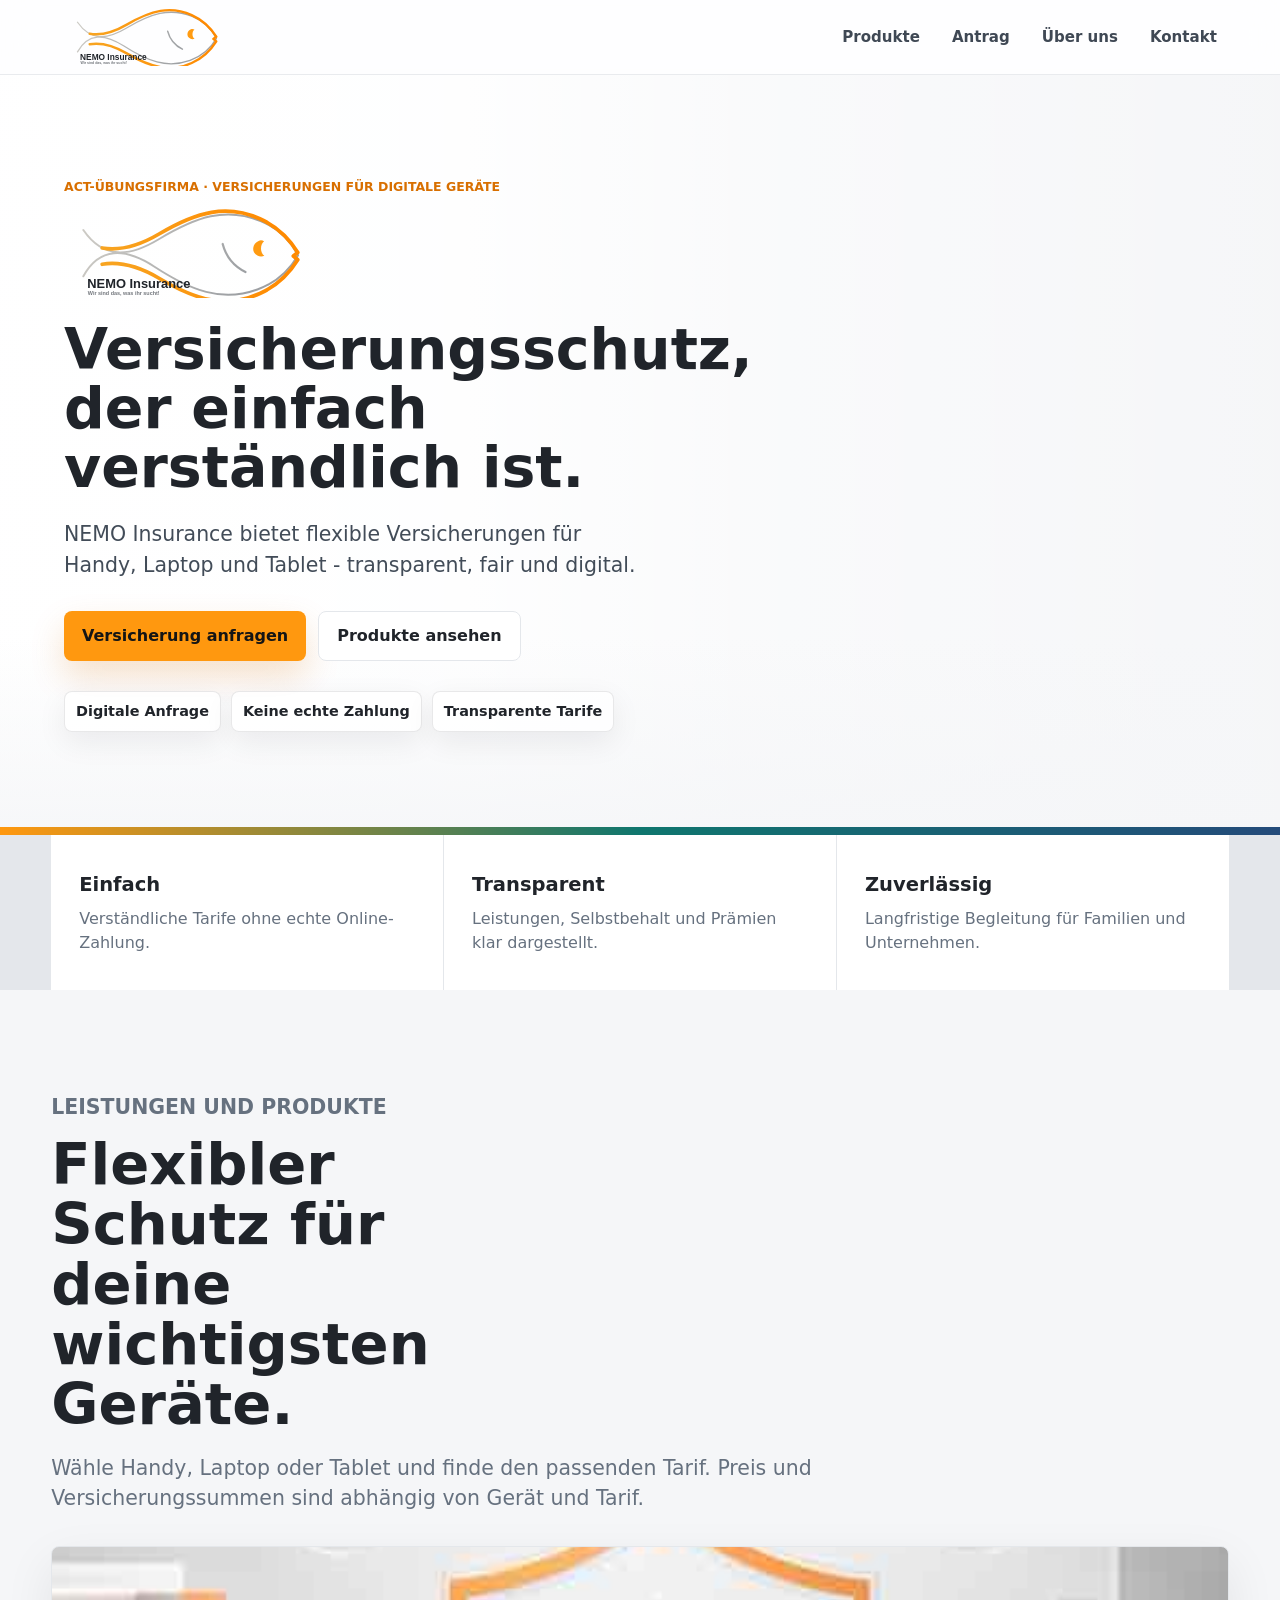
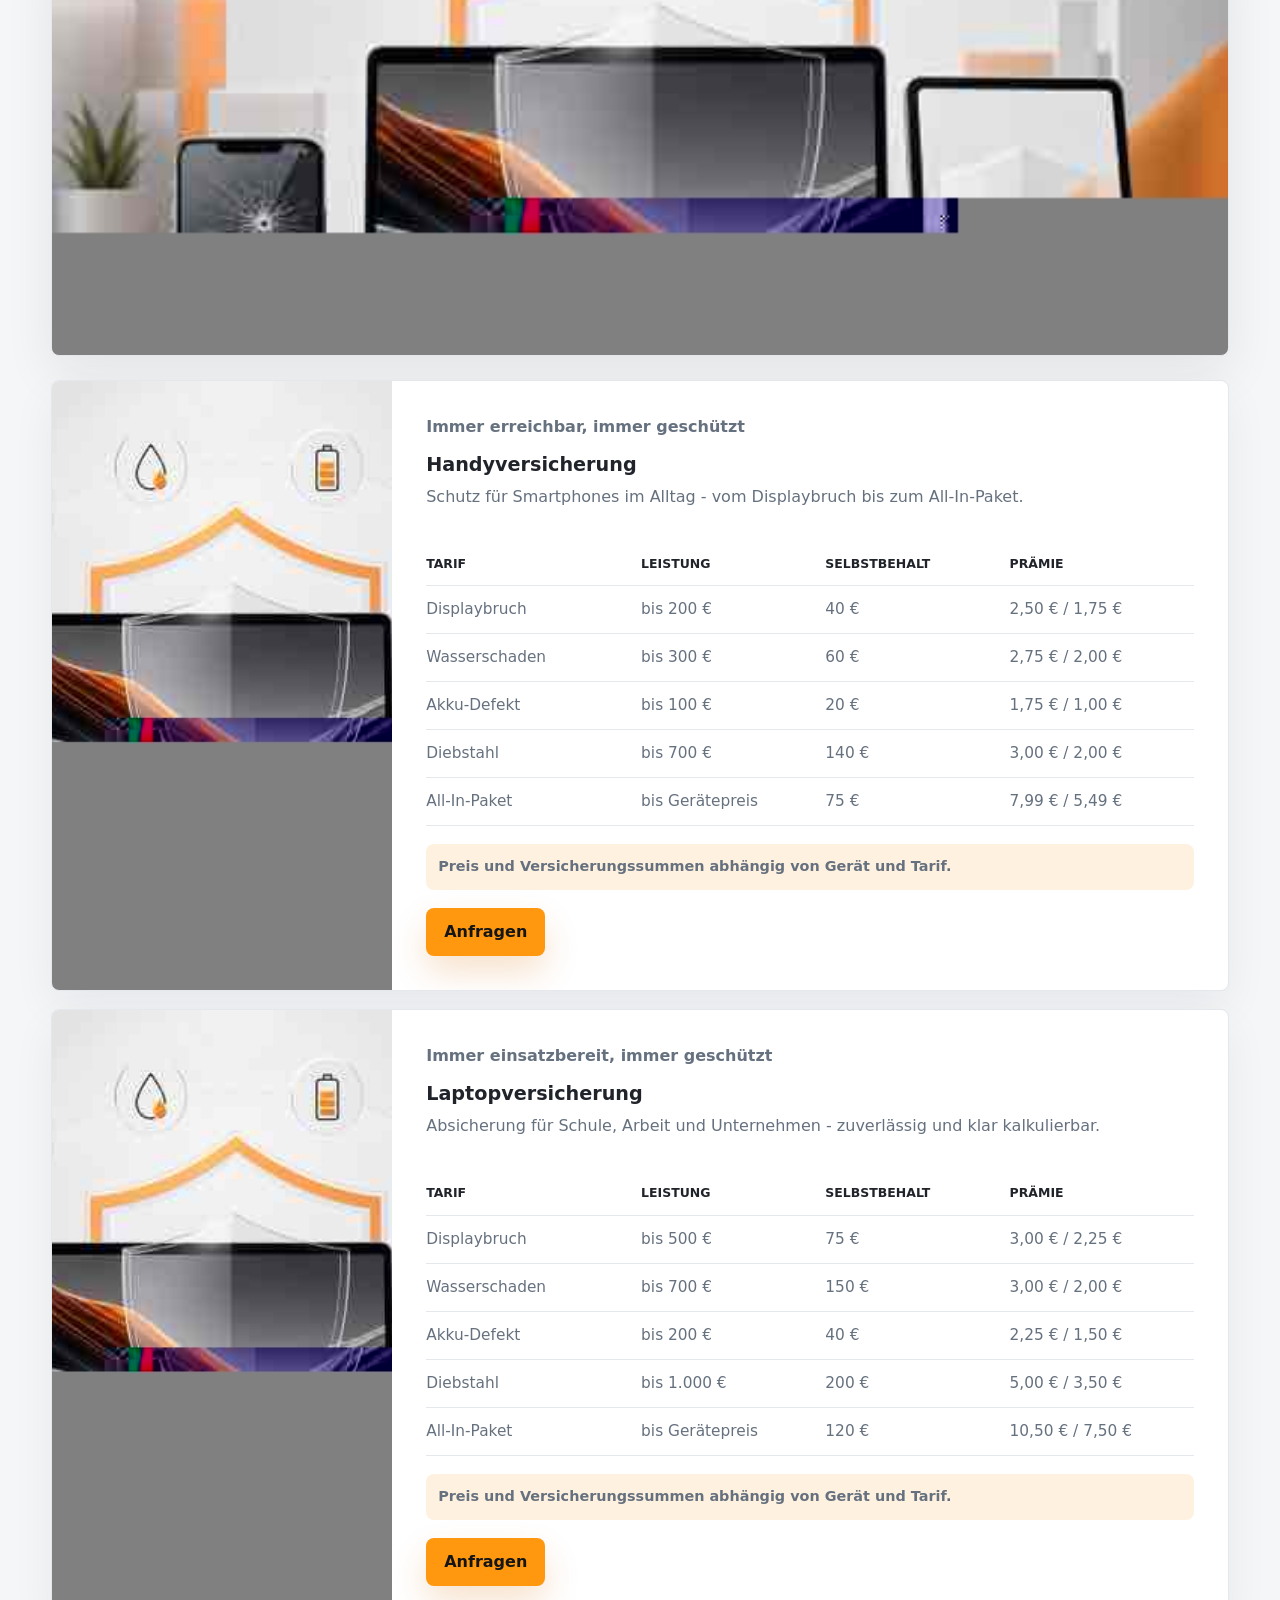
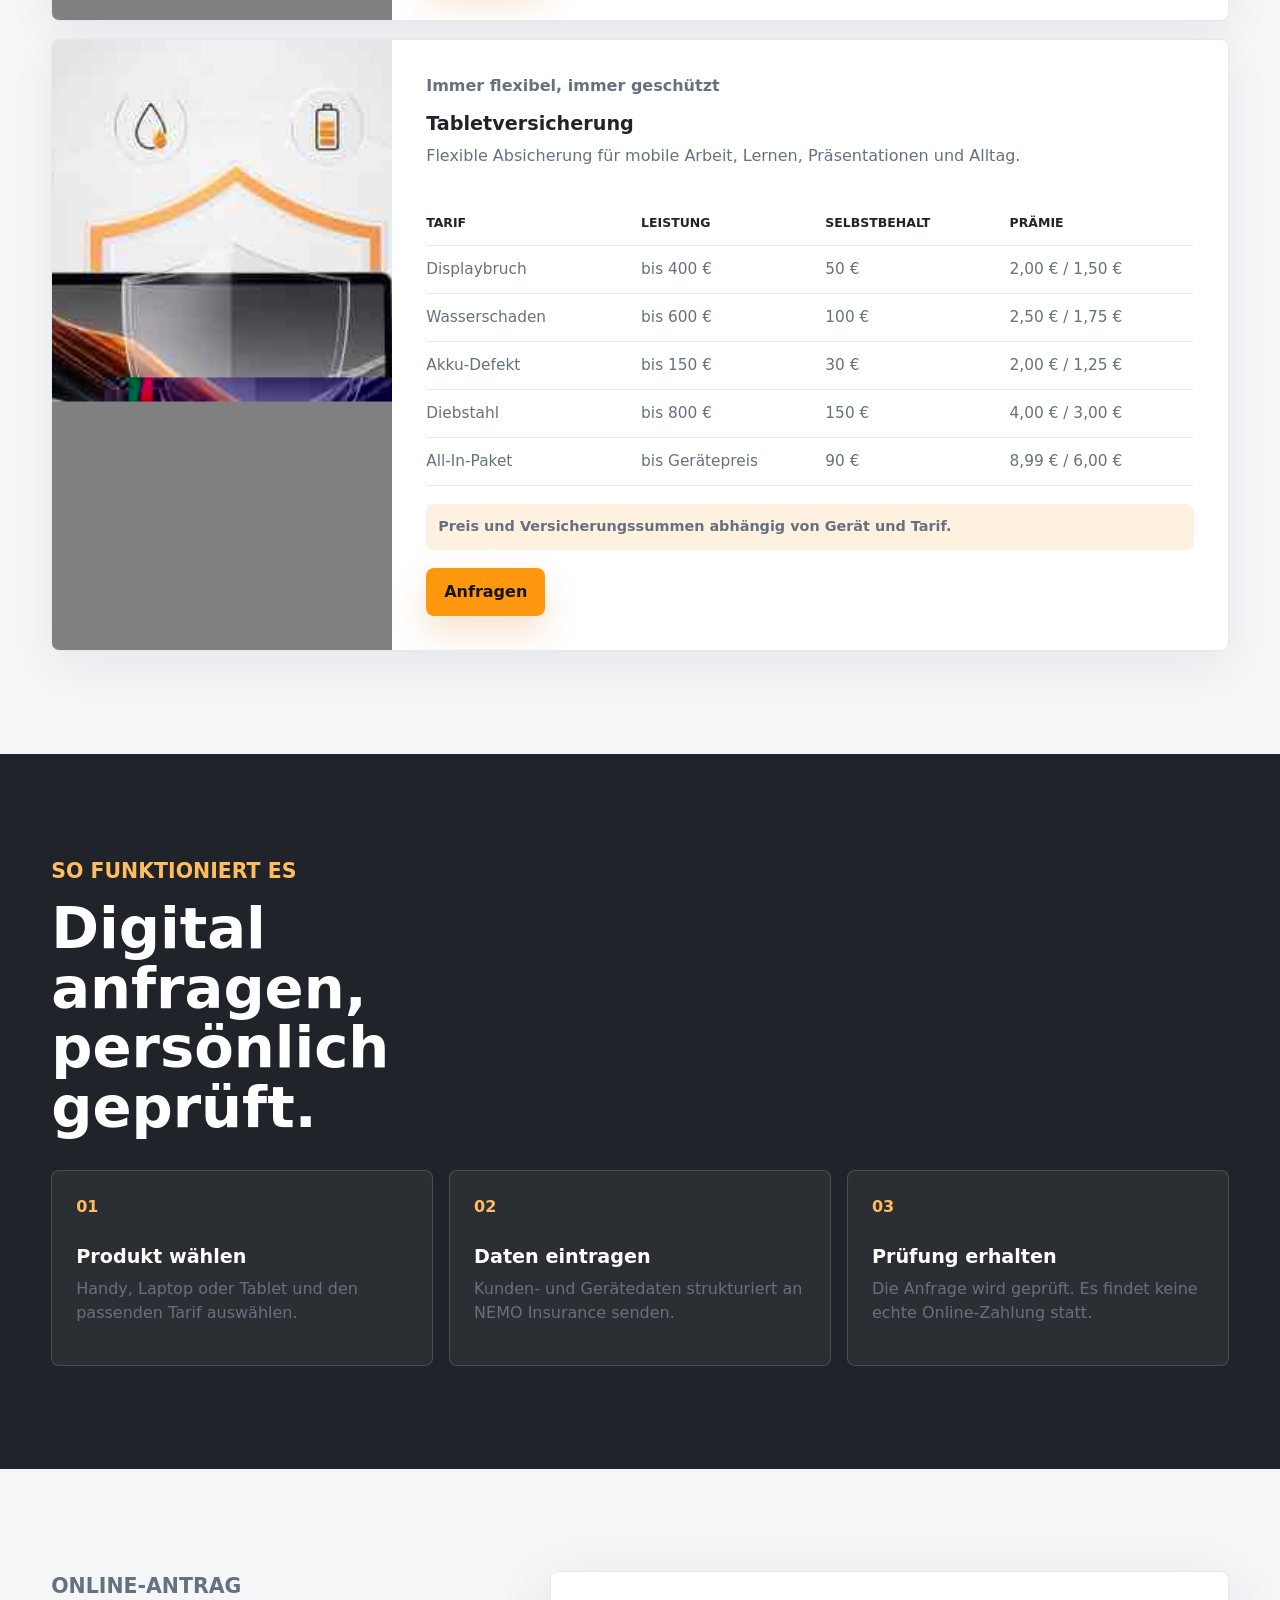
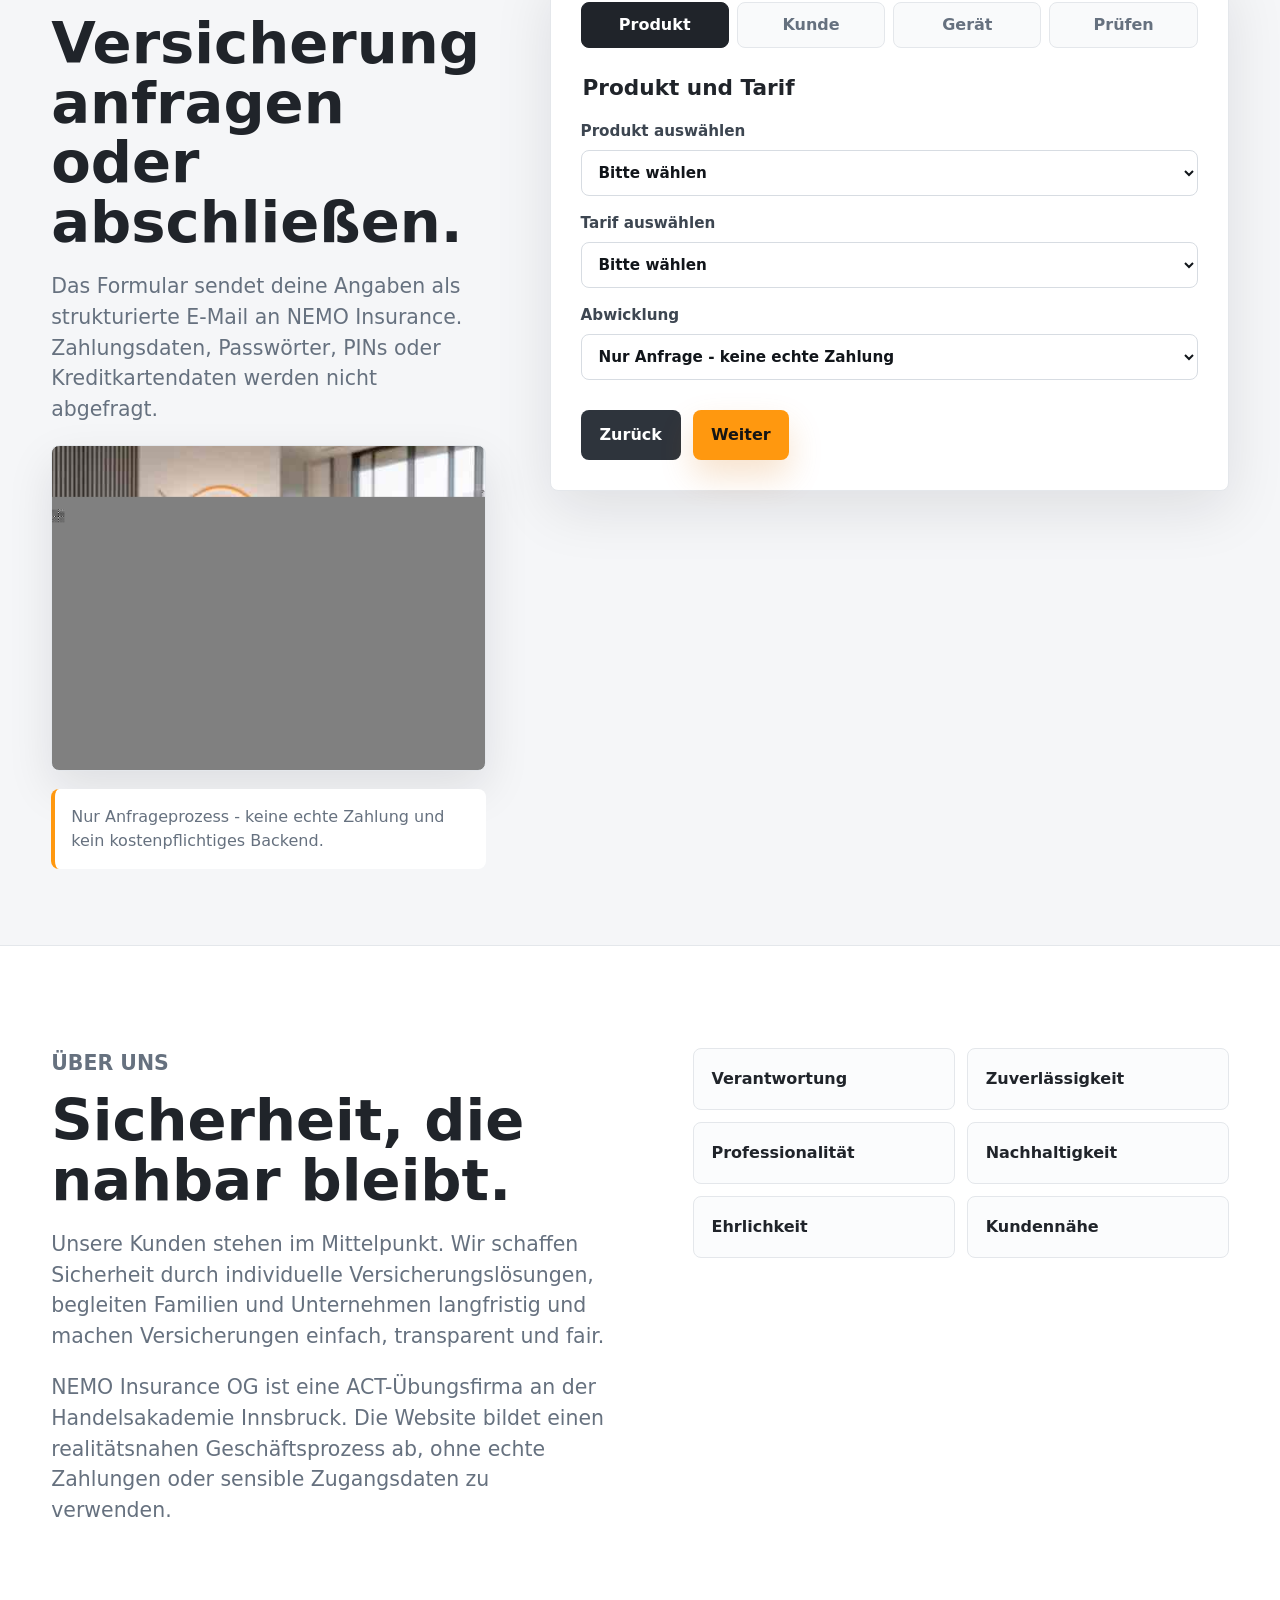
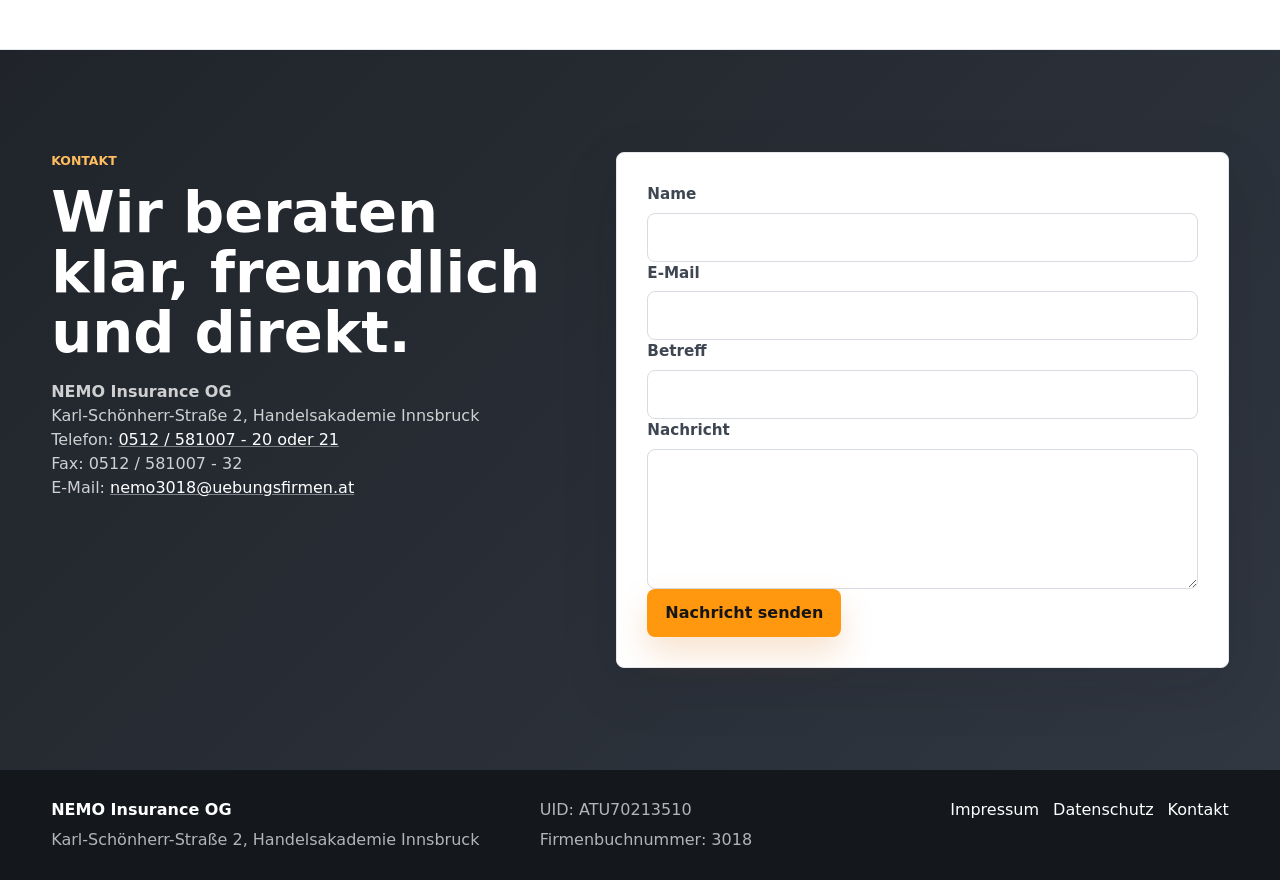
<file: index.html>
<!doctype html>
<html lang="de">
  <head>
    <meta charset="utf-8" />
    <meta name="viewport" content="width=device-width, initial-scale=1" />
    <meta name="description" content="NEMO Insurance OG bietet digitale, faire Versicherungen für Handy, Laptop und Tablet. Versicherungsschutz einfach online anfragen." />
    <meta name="theme-color" content="#ff980f" />
    <meta property="og:title" content="NEMO Insurance OG" />
    <meta property="og:description" content="Versicherungsschutz, der einfach verständlich ist. Transparent, fair und digital." />
    <meta property="og:type" content="website" />
    <meta property="og:image" content="assets/logo.svg" />
    <title>NEMO Insurance OG | Digitale Geräteversicherung</title>
    <link rel="icon" href="assets/favicon.svg" type="image/svg+xml" />
    <link rel="stylesheet" href="assets/styles.css" />
    <link rel="stylesheet" href="assets/polish.css?v=781163e" />
  </head>
  <body>
    <a class="skip-link" href="#main">Zum Inhalt springen</a>

    <header class="site-header" data-header>
      <a class="brand" href="#home" aria-label="NEMO Insurance Startseite">
        <img src="assets/logo.svg" alt="NEMO Insurance" />
      </a>
      <button class="nav-toggle" type="button" aria-expanded="false" aria-controls="site-nav" data-nav-toggle>
        <span></span>
        <span></span>
        <span></span>
        <span class="sr-only">Menü öffnen</span>
      </button>
      <nav class="site-nav" id="site-nav" aria-label="Hauptnavigation" data-nav>
        <a href="#produkte">Produkte</a>
        <a href="#antrag">Antrag</a>
        <a href="#ueber-uns">Über uns</a>
        <a href="#kontakt">Kontakt</a>
      </nav>
    </header>

    <main id="main">
      <section class="hero" id="home" aria-labelledby="hero-title">
        <div class="hero-grid">
          <div class="hero-copy reveal">
            <p class="eyebrow">ACT-Übungsfirma · Versicherungen für digitale Geräte</p>
            <img class="hero-logo" src="assets/logo.svg" alt="NEMO Insurance - Wir sind das, was ihr sucht!" />
            <h1 id="hero-title">Versicherungs<wbr />schutz, der einfach verständlich ist.</h1>
            <p class="lead">NEMO Insurance bietet flexible Versicherungen für Handy, Laptop und Tablet - transparent, fair und digital.</p>
            <div class="hero-actions" aria-label="Wichtige Aktionen">
              <a class="button button-primary" href="#antrag">Versicherung anfragen</a>
              <a class="button button-secondary" href="#produkte">Produkte ansehen</a>
            </div>
            <div class="hero-proof" aria-label="NEMO Vorteile">
              <span>Digitale Anfrage</span>
              <span>Keine echte Zahlung</span>
              <span>Transparente Tarife</span>
            </div>
          </div>
        </div>
      </section>

      <section class="section intro-band" aria-label="Positionierung">
        <div class="intro-item"><strong>Einfach</strong><span>Verständliche Tarife ohne echte Online-Zahlung.</span></div>
        <div class="intro-item"><strong>Transparent</strong><span>Leistungen, Selbstbehalt und Prämien klar dargestellt.</span></div>
        <div class="intro-item"><strong>Zuverlässig</strong><span>Langfristige Begleitung für Familien und Unternehmen.</span></div>
      </section>

      <section class="section" id="produkte" aria-labelledby="produkte-title">
        <div class="section-heading">
          <p class="eyebrow">Leistungen und Produkte</p>
          <h2 id="produkte-title">Flexibler Schutz für deine wichtigsten Geräte.</h2>
          <p>Wähle Handy, Laptop oder Tablet und finde den passenden Tarif. Preis und Versicherungssummen sind abhängig von Gerät und Tarif.</p>
        </div>
        <figure class="section-image product-overview" role="img" aria-label="Handy, Laptop und Tablet mit digitalem Versicherungsschutz"></figure>
        <div class="product-grid" data-products></div>
      </section>

      <section class="section process" aria-labelledby="process-title">
        <div class="section-heading compact">
          <p class="eyebrow">So funktioniert es</p>
          <h2 id="process-title">Digital anfragen, persönlich geprüft.</h2>
        </div>
        <div class="process-grid">
          <article><span>01</span><h3>Produkt wählen</h3><p>Handy, Laptop oder Tablet und den passenden Tarif auswählen.</p></article>
          <article><span>02</span><h3>Daten eintragen</h3><p>Kunden- und Gerätedaten strukturiert an NEMO Insurance senden.</p></article>
          <article><span>03</span><h3>Prüfung erhalten</h3><p>Die Anfrage wird geprüft. Es findet keine echte Online-Zahlung statt.</p></article>
        </div>
      </section>

      <section class="section application" id="antrag" aria-labelledby="antrag-title">
        <div class="application-copy">
          <p class="eyebrow">Online-Antrag</p>
          <h2 id="antrag-title">Versicherung anfragen oder abschließen.</h2>
          <p>Das Formular sendet deine Angaben als strukturierte E-Mail an NEMO Insurance. Zahlungsdaten, Passwörter, PINs oder Kreditkartendaten werden nicht abgefragt.</p>
          <figure class="application-media" role="img" aria-label="Digitale Beratungssituation mit Tablet und Laptop"></figure>
          <div class="notice">Nur Anfrageprozess - keine echte Zahlung und kein kostenpflichtiges Backend.</div>
        </div>

        <form class="wizard" action="https://formsubmit.co/nemo3018@uebungsfirmen.at" method="POST" target="form-submit-frame" data-wizard-form>
          <input type="hidden" name="_subject" value="Neuer Versicherungsantrag über die NEMO Website" />
          <input type="hidden" name="_template" value="table" />
          <input type="hidden" name="_captcha" value="false" />
          <input type="hidden" name="Quelle" value="GitHub Pages Website" />

          <div class="wizard-progress" aria-label="Formularfortschritt">
            <button type="button" class="step-pill active" data-step-jump="0">Produkt</button>
            <button type="button" class="step-pill" data-step-jump="1">Kunde</button>
            <button type="button" class="step-pill" data-step-jump="2">Gerät</button>
            <button type="button" class="step-pill" data-step-jump="3">Prüfen</button>
          </div>

          <fieldset class="form-step active" data-step="0">
            <legend>Produkt und Tarif</legend>
            <label>Produkt auswählen
              <select name="Produkt" required data-product-select>
                <option value="">Bitte wählen</option>
                <option>Handyversicherung</option>
                <option>Laptopversicherung</option>
                <option>Tabletversicherung</option>
              </select>
            </label>
            <label>Tarif auswählen
              <select name="Tarif" required>
                <option value="">Bitte wählen</option>
                <option>Displaybruch</option>
                <option>Wasserschaden</option>
                <option>Akku-Defekt</option>
                <option>Diebstahl</option>
                <option>All-In-Paket</option>
              </select>
            </label>
            <label>Abwicklung
              <select name="Abwicklung" required>
                <option>Nur Anfrage - keine echte Zahlung</option>
              </select>
            </label>
          </fieldset>

          <fieldset class="form-step" data-step="1">
            <legend>Kundendaten</legend>
            <div class="form-grid two">
              <label>Vorname<input name="Vorname" autocomplete="given-name" required /></label>
              <label>Nachname<input name="Nachname" autocomplete="family-name" required /></label>
            </div>
            <label>Firma optional<input name="Firma" autocomplete="organization" /></label>
            <div class="form-grid two">
              <label>E-Mail<input type="email" name="E-Mail" autocomplete="email" required /></label>
              <label>Telefon<input type="tel" name="Telefon" autocomplete="tel" required /></label>
            </div>
            <label>Adresse<textarea name="Adresse" rows="3" autocomplete="street-address" required></textarea></label>
          </fieldset>

          <fieldset class="form-step" data-step="2">
            <legend>Gerätedaten</legend>
            <div class="form-grid two">
              <label>Hersteller<input name="Hersteller" required /></label>
              <label>Modell<input name="Modell" required /></label>
            </div>
            <div class="form-grid two">
              <label>Kaufdatum<input type="date" name="Kaufdatum" required /></label>
              <label>Kaufpreis in Euro<input type="number" name="Kaufpreis" min="0" step="0.01" required /></label>
            </div>
            <label>Seriennummer optional<input name="Seriennummer" /></label>
          </fieldset>

          <fieldset class="form-step" data-step="3">
            <legend>Zustimmung und Absenden</legend>
            <div class="summary-box" data-summary>Bitte fülle die vorherigen Schritte aus.</div>
            <label class="checkbox-row">
              <input type="checkbox" name="Zustimmung" value="Angaben korrekt und Prüfung durch NEMO Insurance bestätigt" required />
              <span>Ich bestätige, dass meine Angaben korrekt sind und die Anfrage von NEMO Insurance geprüft wird.</span>
            </label>
          </fieldset>

          <div class="wizard-actions">
            <button class="button button-secondary dark" type="button" data-prev>Zurück</button>
            <button class="button button-primary" type="button" data-next>Weiter</button>
            <button class="button button-primary submit-button" type="submit" data-submit>Antrag absenden</button>
          </div>
          <p class="form-success" role="status" data-form-success hidden>Vielen Dank! Ihr Antrag wurde übermittelt und wird von NEMO Insurance geprüft.</p>
        </form>
        <iframe class="hidden-frame" name="form-submit-frame" title="Formularübermittlung"></iframe>
      </section>

      <section class="section about" id="ueber-uns" aria-labelledby="about-title">
        <div class="about-copy">
          <p class="eyebrow">Über uns</p>
          <h2 id="about-title">Sicherheit, die nahbar bleibt.</h2>
          <p>Unsere Kunden stehen im Mittelpunkt. Wir schaffen Sicherheit durch individuelle Versicherungslösungen, begleiten Familien und Unternehmen langfristig und machen Versicherungen einfach, transparent und fair.</p>
          <p>NEMO Insurance OG ist eine ACT-Übungsfirma an der Handelsakademie Innsbruck. Die Website bildet einen realitätsnahen Geschäftsprozess ab, ohne echte Zahlungen oder sensible Zugangsdaten zu verwenden.</p>
        </div>
        <div class="values-grid" aria-label="Werte von NEMO Insurance">
          <span>Verantwortung</span>
          <span>Zuverlässigkeit</span>
          <span>Professionalität</span>
          <span>Nachhaltigkeit</span>
          <span>Ehrlichkeit</span>
          <span>Kundennähe</span>
        </div>
      </section>

      <section class="section contact" id="kontakt" aria-labelledby="contact-title">
        <div class="contact-copy">
          <p class="eyebrow">Kontakt</p>
          <h2 id="contact-title">Wir beraten klar, freundlich und direkt.</h2>
          <address>
            <strong>NEMO Insurance OG</strong><br />
            Karl-Schönherr-Straße 2, Handelsakademie Innsbruck<br />
            Telefon: <a href="tel:+4351258100720">0512 / 581007 - 20 oder 21</a><br />
            Fax: 0512 / 581007 - 32<br />
            E-Mail: <a href="mailto:nemo3018@uebungsfirmen.at">nemo3018@uebungsfirmen.at</a>
          </address>
        </div>
        <form class="contact-form" action="https://formsubmit.co/nemo3018@uebungsfirmen.at" method="POST" target="contact-submit-frame" data-contact-form>
          <input type="hidden" name="_subject" value="Neue Kontaktanfrage über die NEMO Website" />
          <input type="hidden" name="_template" value="table" />
          <input type="hidden" name="_captcha" value="false" />
          <label>Name<input name="Name" autocomplete="name" required /></label>
          <label>E-Mail<input type="email" name="E-Mail" autocomplete="email" required /></label>
          <label>Betreff<input name="Betreff" required /></label>
          <label>Nachricht<textarea name="Nachricht" rows="5" required></textarea></label>
          <button class="button button-primary" type="submit">Nachricht senden</button>
          <p class="form-success" role="status" data-contact-success hidden>Vielen Dank! Ihre Nachricht wurde übermittelt.</p>
        </form>
        <iframe class="hidden-frame" name="contact-submit-frame" title="Kontaktformularübermittlung"></iframe>
      </section>
    </main>

    <footer class="site-footer">
      <div>
        <strong>NEMO Insurance OG</strong>
        <span>Karl-Schönherr-Straße 2, Handelsakademie Innsbruck</span>
      </div>
      <div>
        <span>UID: ATU70213510</span>
        <span>Firmenbuchnummer: 3018</span>
      </div>
      <nav aria-label="Footer Navigation">
        <a href="impressum.html">Impressum</a>
        <a href="datenschutz.html">Datenschutz</a>
        <a href="#kontakt">Kontakt</a>
      </nav>
    </footer>

    <script src="assets/app.js" type="module"></script>
  </body>
</html>
</file>
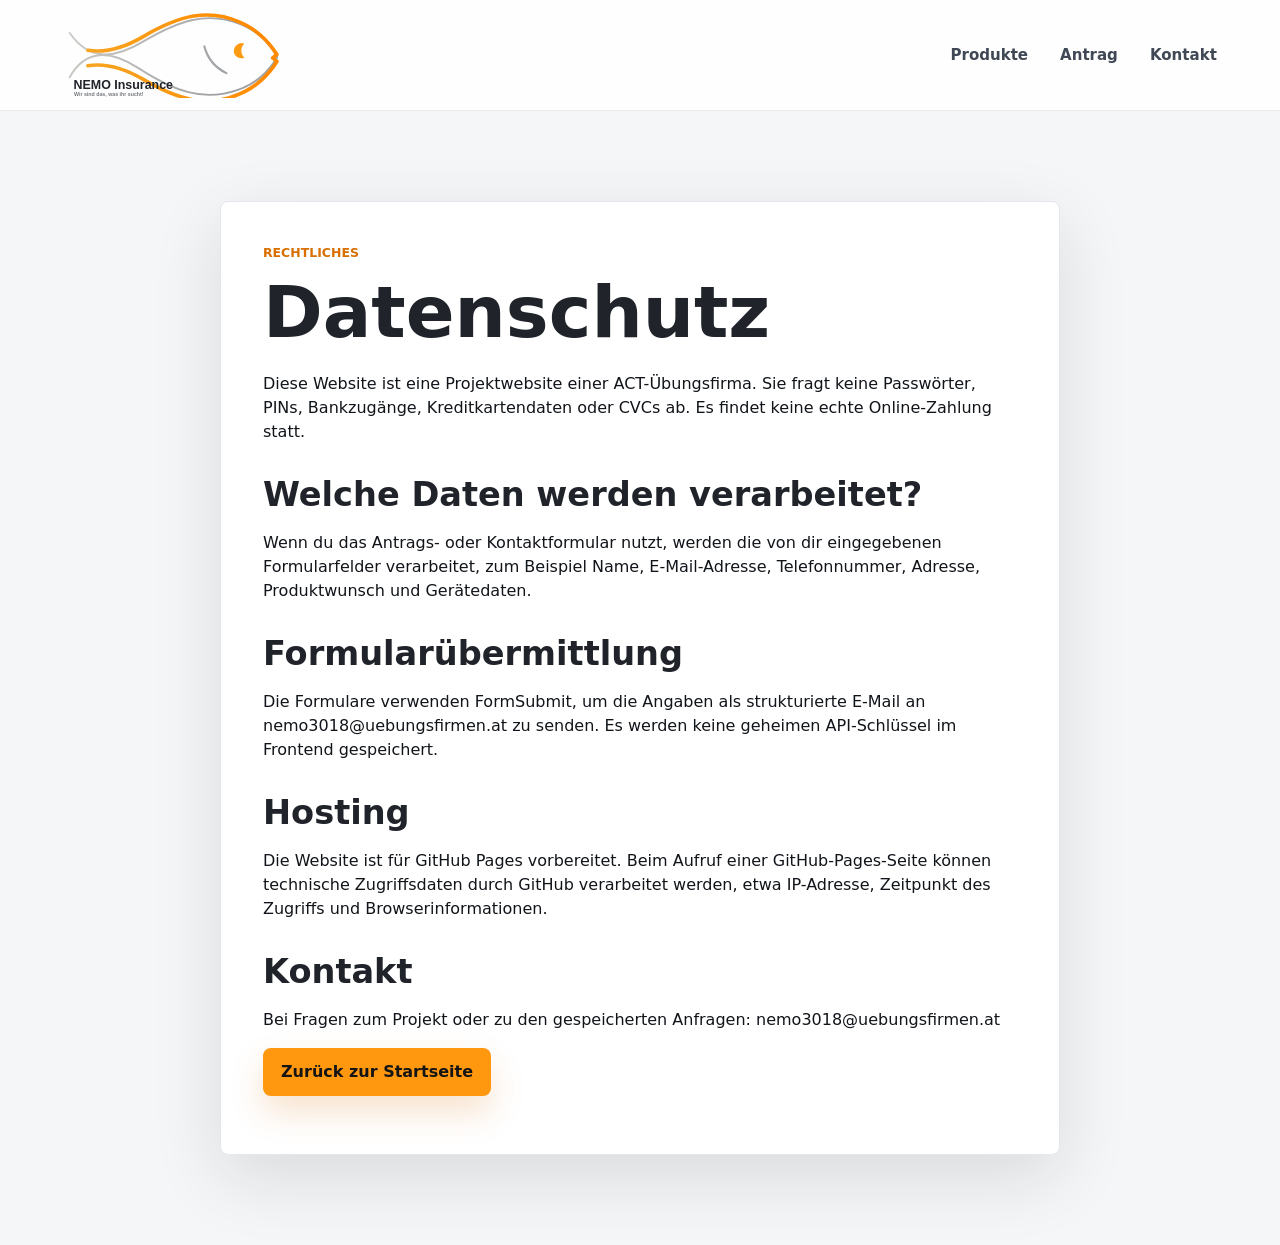
<file: datenschutz.html>
<!doctype html>
<html lang="de">
  <head>
    <meta charset="utf-8" />
    <meta name="viewport" content="width=device-width, initial-scale=1" />
    <meta name="description" content="Datenschutzhinweise der NEMO Insurance OG ACT-Übungsfirma." />
    <title>Datenschutz | NEMO Insurance OG</title>
    <link rel="icon" href="assets/favicon.svg" type="image/svg+xml" />
    <link rel="stylesheet" href="assets/styles.css" />
  </head>
  <body class="legal-page">
    <header class="site-header">
      <a class="brand" href="index.html#home" aria-label="NEMO Insurance Startseite">
        <img src="assets/logo.svg" alt="NEMO Insurance" />
      </a>
      <nav class="site-nav" aria-label="Hauptnavigation">
        <a href="index.html#produkte">Produkte</a>
        <a href="index.html#antrag">Antrag</a>
        <a href="index.html#kontakt">Kontakt</a>
      </nav>
    </header>
    <main class="legal-main">
      <article>
        <p class="eyebrow">Rechtliches</p>
        <h1>Datenschutz</h1>
        <p>Diese Website ist eine Projektwebsite einer ACT-Übungsfirma. Sie fragt keine Passwörter, PINs, Bankzugänge, Kreditkartendaten oder CVCs ab. Es findet keine echte Online-Zahlung statt.</p>
        <h2>Welche Daten werden verarbeitet?</h2>
        <p>Wenn du das Antrags- oder Kontaktformular nutzt, werden die von dir eingegebenen Formularfelder verarbeitet, zum Beispiel Name, E-Mail-Adresse, Telefonnummer, Adresse, Produktwunsch und Gerätedaten.</p>
        <h2>Formularübermittlung</h2>
        <p>Die Formulare verwenden FormSubmit, um die Angaben als strukturierte E-Mail an nemo3018@uebungsfirmen.at zu senden. Es werden keine geheimen API-Schlüssel im Frontend gespeichert.</p>
        <h2>Hosting</h2>
        <p>Die Website ist für GitHub Pages vorbereitet. Beim Aufruf einer GitHub-Pages-Seite können technische Zugriffsdaten durch GitHub verarbeitet werden, etwa IP-Adresse, Zeitpunkt des Zugriffs und Browserinformationen.</p>
        <h2>Kontakt</h2>
        <p>Bei Fragen zum Projekt oder zu den gespeicherten Anfragen: <a href="mailto:nemo3018@uebungsfirmen.at">nemo3018@uebungsfirmen.at</a></p>
        <p><a class="button button-primary" href="index.html#home">Zurück zur Startseite</a></p>
      </article>
    </main>
  </body>
</html>
</file>
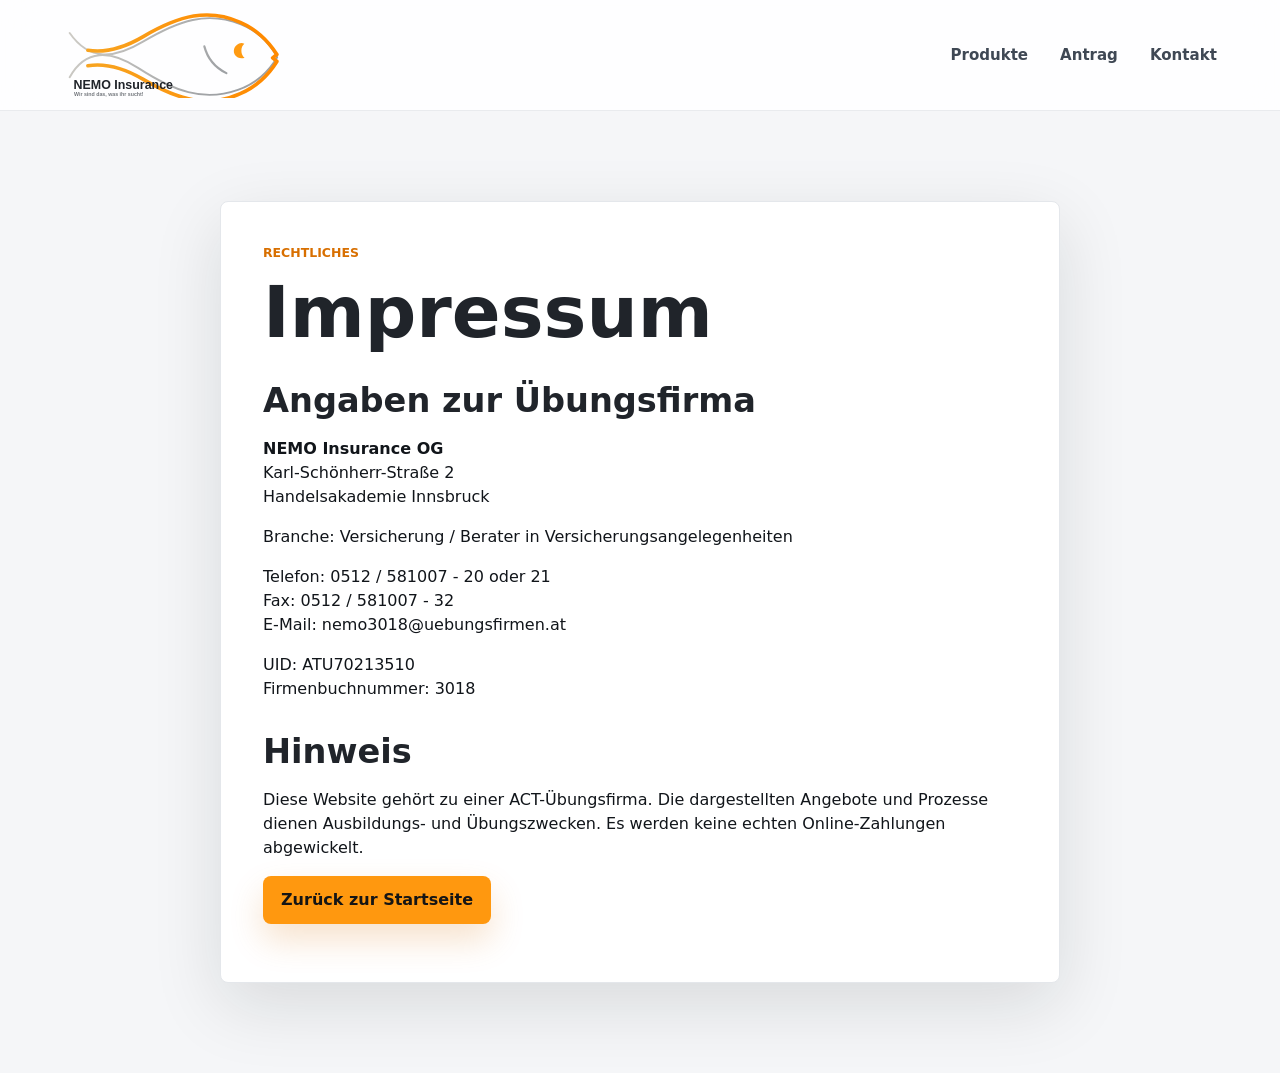
<file: impressum.html>
<!doctype html>
<html lang="de">
  <head>
    <meta charset="utf-8" />
    <meta name="viewport" content="width=device-width, initial-scale=1" />
    <meta name="description" content="Impressum der NEMO Insurance OG ACT-Übungsfirma." />
    <title>Impressum | NEMO Insurance OG</title>
    <link rel="icon" href="assets/favicon.svg" type="image/svg+xml" />
    <link rel="stylesheet" href="assets/styles.css" />
  </head>
  <body class="legal-page">
    <header class="site-header">
      <a class="brand" href="index.html#home" aria-label="NEMO Insurance Startseite">
        <img src="assets/logo.svg" alt="NEMO Insurance" />
      </a>
      <nav class="site-nav" aria-label="Hauptnavigation">
        <a href="index.html#produkte">Produkte</a>
        <a href="index.html#antrag">Antrag</a>
        <a href="index.html#kontakt">Kontakt</a>
      </nav>
    </header>
    <main class="legal-main">
      <article>
        <p class="eyebrow">Rechtliches</p>
        <h1>Impressum</h1>
        <h2>Angaben zur Übungsfirma</h2>
        <p><strong>NEMO Insurance OG</strong><br />Karl-Schönherr-Straße 2<br />Handelsakademie Innsbruck</p>
        <p>Branche: Versicherung / Berater in Versicherungsangelegenheiten</p>
        <p>Telefon: 0512 / 581007 - 20 oder 21<br />Fax: 0512 / 581007 - 32<br />E-Mail: <a href="mailto:nemo3018@uebungsfirmen.at">nemo3018@uebungsfirmen.at</a></p>
        <p>UID: ATU70213510<br />Firmenbuchnummer: 3018</p>
        <h2>Hinweis</h2>
        <p>Diese Website gehört zu einer ACT-Übungsfirma. Die dargestellten Angebote und Prozesse dienen Ausbildungs- und Übungszwecken. Es werden keine echten Online-Zahlungen abgewickelt.</p>
        <p><a class="button button-primary" href="index.html#home">Zurück zur Startseite</a></p>
      </article>
    </main>
  </body>
</html>
</file>
<file: assets/styles.css>
:root {
  color-scheme: light;
  --orange: #ff980f;
  --orange-dark: #d86f00;
  --orange-soft: #fff1df;
  --anthracite: #20242a;
  --ink: #11151a;
  --muted: #66717f;
  --line: #e4e7eb;
  --paper: #ffffff;
  --mist: #f5f6f8;
  --teal: #0f766e;
  --blue: #244b7a;
  --shadow: 0 22px 70px rgba(17, 21, 26, 0.12);
  --radius: 8px;
}

* {
  box-sizing: border-box;
}

html {
  scroll-behavior: smooth;
}

body {
  margin: 0;
  background: var(--mist);
  color: var(--ink);
  font-family: Inter, ui-sans-serif, system-ui, -apple-system, BlinkMacSystemFont, "Segoe UI", sans-serif;
  line-height: 1.5;
  text-rendering: optimizeLegibility;
}

body.nav-open {
  overflow: hidden;
}

img,
svg {
  display: block;
  max-width: 100%;
}

a {
  color: inherit;
  text-decoration: none;
}

button,
input,
select,
textarea {
  font: inherit;
}

.skip-link {
  position: fixed;
  left: 16px;
  top: 12px;
  z-index: 100;
  transform: translateY(-160%);
  border-radius: var(--radius);
  background: var(--anthracite);
  color: white;
  padding: 10px 14px;
  transition: transform 160ms ease;
}

.skip-link:focus {
  transform: translateY(0);
}

.sr-only {
  position: absolute;
  width: 1px;
  height: 1px;
  overflow: hidden;
  clip: rect(0, 0, 0, 0);
  white-space: nowrap;
}

.site-header {
  position: sticky;
  top: 0;
  z-index: 50;
  display: flex;
  min-height: 78px;
  align-items: center;
  justify-content: space-between;
  gap: 28px;
  padding: 12px clamp(18px, 4vw, 64px);
  background: rgba(255, 255, 255, 0.88);
  border-bottom: 1px solid rgba(228, 231, 235, 0.82);
  backdrop-filter: blur(18px);
}

.brand img {
  width: min(230px, 52vw);
  height: auto;
}

.site-nav {
  display: flex;
  align-items: center;
  gap: 8px;
}

.site-nav a {
  border-radius: var(--radius);
  color: #3f4854;
  font-size: 0.94rem;
  font-weight: 760;
  padding: 10px 12px;
}

.site-nav a:hover,
.site-nav a:focus-visible {
  background: var(--orange-soft);
  color: var(--orange-dark);
  outline: none;
}

.nav-toggle {
  display: none;
  width: 44px;
  height: 44px;
  place-items: center;
  border: 1px solid var(--line);
  border-radius: var(--radius);
  background: white;
}

.nav-toggle span:not(.sr-only) {
  display: block;
  width: 20px;
  height: 2px;
  margin: 3px auto;
  background: var(--anthracite);
}

.hero {
  position: relative;
  overflow: hidden;
  min-height: calc(100vh - 78px);
  background: linear-gradient(120deg, #ffffff 0%, #f7f8fa 56%, #fff1df 100%);
}

.hero::after {
  content: "";
  position: absolute;
  inset: auto 0 0;
  height: 8px;
  background: linear-gradient(90deg, var(--orange), var(--teal), var(--blue));
}

.hero-grid {
  display: grid;
  grid-template-columns: minmax(0, 0.96fr) minmax(360px, 1.04fr);
  gap: clamp(32px, 6vw, 80px);
  min-height: calc(100vh - 78px);
  align-items: center;
  padding: clamp(52px, 7vw, 96px) clamp(18px, 4vw, 64px) clamp(72px, 8vw, 110px);
}

.hero-logo {
  width: min(360px, 88vw);
  margin-bottom: 18px;
}

.eyebrow {
  margin: 0 0 12px;
  color: var(--orange-dark);
  font-size: 0.78rem;
  font-weight: 880;
  letter-spacing: 0;
  text-transform: uppercase;
}

h1,
h2,
h3,
p {
  margin-top: 0;
}

h1,
h2,
h3 {
  color: var(--anthracite);
  letter-spacing: 0;
  line-height: 1.04;
}

h1 {
  max-width: 12ch;
  margin-bottom: 22px;
  font-size: clamp(3.25rem, 7.8vw, 7.25rem);
}

h2 {
  margin-bottom: 18px;
  font-size: clamp(2rem, 4.5vw, 4.4rem);
}

h3 {
  margin-bottom: 10px;
  font-size: 1.2rem;
}

.lead,
.section-heading p,
.about-copy p,
.application-copy p {
  color: var(--muted);
  font-size: clamp(1.05rem, 1.7vw, 1.28rem);
}

.hero-copy .lead {
  max-width: 660px;
}

.hero-actions,
.wizard-actions {
  display: flex;
  flex-wrap: wrap;
  gap: 12px;
  margin-top: 30px;
}

.button {
  display: inline-flex;
  min-height: 46px;
  align-items: center;
  justify-content: center;
  border: 0;
  border-radius: var(--radius);
  cursor: pointer;
  padding: 12px 18px;
  font-weight: 820;
  transition: transform 160ms ease, box-shadow 160ms ease, background 160ms ease;
}

.button:hover,
.button:focus-visible {
  transform: translateY(-1px);
  outline: none;
}

.button-primary {
  background: var(--orange);
  color: #151515;
  box-shadow: 0 16px 34px rgba(216, 111, 0, 0.2);
}

.button-primary:hover,
.button-primary:focus-visible {
  background: #ffae37;
}

.button-secondary {
  background: white;
  color: var(--anthracite);
  border: 1px solid var(--line);
}

.button-secondary.dark {
  background: #2e343c;
  color: white;
  border-color: transparent;
}

.hero-visual {
  min-height: 540px;
}

.device-scene {
  position: relative;
  min-height: 540px;
}

.shield-orbit {
  position: absolute;
  inset: 68px 8% auto auto;
  width: min(420px, 72vw);
  aspect-ratio: 1;
  border: 2px solid rgba(255, 152, 15, 0.32);
  border-radius: 48% 52% 48% 52%;
  transform: rotate(-12deg);
}

.shield-orbit::before {
  content: "";
  position: absolute;
  inset: 18%;
  border: 14px solid var(--orange);
  border-radius: 34px 34px 56px 56px;
  clip-path: polygon(50% 0, 100% 18%, 92% 72%, 50% 100%, 8% 72%, 0 18%);
  opacity: 0.88;
}

.device {
  position: absolute;
  border: 1px solid rgba(32, 36, 42, 0.12);
  border-radius: var(--radius);
  background: linear-gradient(145deg, #ffffff, #eef1f5);
  box-shadow: var(--shadow);
}

.device span {
  position: absolute;
  inset: 14px;
  border-radius: 6px;
  background: linear-gradient(135deg, rgba(255, 152, 15, 0.16), rgba(15, 118, 110, 0.18)), #ffffff;
}

.laptop {
  left: 0;
  bottom: 52px;
  width: min(440px, 76vw);
  height: 270px;
}

.laptop::after {
  content: "";
  position: absolute;
  left: 6%;
  right: 6%;
  bottom: -22px;
  height: 22px;
  border-radius: 0 0 18px 18px;
  background: #c8ced6;
}

.phone {
  right: 6%;
  top: 32px;
  width: 148px;
  height: 280px;
  border-radius: 28px;
}

.phone span {
  border-radius: 20px;
}

.tablet {
  right: 2%;
  bottom: 12px;
  width: 245px;
  height: 330px;
  border-radius: 26px;
}

.tablet span {
  border-radius: 18px;
}

.trust-card {
  position: absolute;
  z-index: 2;
  border: 1px solid rgba(228, 231, 235, 0.9);
  border-radius: var(--radius);
  background: rgba(255, 255, 255, 0.92);
  box-shadow: var(--shadow);
  color: var(--anthracite);
  font-weight: 820;
  padding: 14px 16px;
}

.trust-card-a {
  left: 12%;
  top: 68px;
}

.trust-card-b {
  right: 0;
  bottom: 132px;
}

.section {
  padding: clamp(58px, 8vw, 110px) clamp(18px, 4vw, 64px);
}

.section-heading {
  max-width: 920px;
  margin-bottom: 32px;
}

.section-heading.compact {
  max-width: 760px;
}

.intro-band {
  display: grid;
  grid-template-columns: repeat(3, minmax(0, 1fr));
  gap: 1px;
  padding-top: 0;
  padding-bottom: 0;
  background: var(--line);
}

.intro-item {
  display: grid;
  gap: 8px;
  min-height: 155px;
  align-content: center;
  background: var(--paper);
  padding: 28px;
}

.intro-item strong {
  color: var(--anthracite);
  font-size: 1.22rem;
}

.intro-item span,
.product-card p,
.product-table,
.process-grid p,
.notice,
.site-footer {
  color: var(--muted);
}

.product-grid {
  display: grid;
  grid-template-columns: repeat(3, minmax(0, 1fr));
  gap: 18px;
}

.product-card {
  display: flex;
  min-height: 100%;
  flex-direction: column;
  border: 1px solid var(--line);
  border-radius: var(--radius);
  background: var(--paper);
  box-shadow: 0 16px 44px rgba(17, 21, 26, 0.06);
  overflow: hidden;
}

.product-visual {
  display: grid;
  min-height: 160px;
  place-items: center;
  background: linear-gradient(135deg, #fff7ed, #f3f5f7);
}

.product-visual svg {
  width: 150px;
  height: 120px;
}

.product-content {
  display: flex;
  flex: 1;
  flex-direction: column;
  padding: 22px;
}

.product-kicker {
  color: var(--orange-dark);
  font-weight: 840;
}

.product-table {
  width: 100%;
  margin: 18px 0;
  border-collapse: collapse;
  font-size: 0.92rem;
}

.product-table th,
.product-table td {
  border-bottom: 1px solid var(--line);
  padding: 10px 0;
  text-align: left;
  vertical-align: top;
}

.product-table th {
  color: var(--anthracite);
  font-size: 0.78rem;
  text-transform: uppercase;
}

.product-note {
  margin-top: auto;
  border-radius: var(--radius);
  background: var(--orange-soft);
  color: #6f3b00;
  padding: 12px;
  font-size: 0.9rem;
  font-weight: 700;
}

.process {
  background: var(--anthracite);
}

.process h2,
.process h3 {
  color: white;
}

.process .eyebrow {
  color: #ffbd60;
}

.process-grid {
  display: grid;
  grid-template-columns: repeat(3, minmax(0, 1fr));
  gap: 16px;
}

.process-grid article {
  border: 1px solid rgba(255, 255, 255, 0.14);
  border-radius: var(--radius);
  background: rgba(255, 255, 255, 0.05);
  padding: 24px;
}

.process-grid span {
  display: inline-flex;
  margin-bottom: 28px;
  color: #ffbd60;
  font-weight: 900;
}

.application {
  display: grid;
  grid-template-columns: minmax(260px, 0.78fr) minmax(420px, 1.22fr);
  gap: clamp(28px, 5vw, 72px);
  align-items: start;
}

.application-copy {
  position: sticky;
  top: 108px;
}

.notice {
  margin-top: 22px;
  border-left: 4px solid var(--orange);
  background: white;
  border-radius: var(--radius);
  padding: 16px;
}

.wizard,
.contact-form {
  border: 1px solid var(--line);
  border-radius: var(--radius);
  background: var(--paper);
  box-shadow: var(--shadow);
  padding: clamp(18px, 3vw, 30px);
}

.wizard-progress {
  display: grid;
  grid-template-columns: repeat(4, minmax(0, 1fr));
  gap: 8px;
  margin-bottom: 24px;
}

.step-pill {
  border: 1px solid var(--line);
  border-radius: var(--radius);
  background: #f9fafb;
  color: var(--muted);
  cursor: pointer;
  padding: 10px 8px;
  font-weight: 800;
}

.step-pill.active {
  background: var(--anthracite);
  color: white;
  border-color: var(--anthracite);
}

fieldset {
  margin: 0;
  border: 0;
  padding: 0;
}

.form-step {
  display: none;
}

.form-step.active {
  display: grid;
  gap: 16px;
}

legend {
  margin-bottom: 16px;
  color: var(--anthracite);
  font-size: 1.35rem;
  font-weight: 900;
}

label {
  display: grid;
  gap: 7px;
  color: #3d4651;
  font-size: 0.95rem;
  font-weight: 780;
}

input,
select,
textarea {
  width: 100%;
  border: 1px solid #d7dce2;
  border-radius: var(--radius);
  background: #fff;
  color: var(--ink);
  padding: 12px 13px;
}

input:focus,
select:focus,
textarea:focus {
  border-color: var(--orange);
  box-shadow: 0 0 0 4px rgba(255, 152, 15, 0.16);
  outline: none;
}

textarea {
  resize: vertical;
}

.form-grid.two {
  display: grid;
  grid-template-columns: repeat(2, minmax(0, 1fr));
  gap: 14px;
}

.checkbox-row {
  display: flex;
  align-items: flex-start;
  gap: 12px;
  border-radius: var(--radius);
  background: #f7f8fa;
  padding: 14px;
}

.checkbox-row input {
  width: auto;
  margin-top: 5px;
}

.summary-box {
  border-radius: var(--radius);
  background: var(--anthracite);
  color: white;
  padding: 18px;
}

.submit-button {
  display: none;
}

.wizard.is-final .submit-button {
  display: inline-flex;
}

.wizard.is-final [data-next] {
  display: none;
}

.form-success {
  margin: 18px 0 0;
  border-radius: var(--radius);
  background: #e7f6ef;
  color: #115c3b;
  padding: 14px;
  font-weight: 780;
}

.hidden-frame {
  position: absolute;
  width: 1px;
  height: 1px;
  border: 0;
  opacity: 0;
  pointer-events: none;
}

.about {
  display: grid;
  grid-template-columns: minmax(280px, 1fr) minmax(280px, 0.95fr);
  gap: clamp(28px, 6vw, 80px);
  background: white;
  border-block: 1px solid var(--line);
}

.values-grid {
  display: grid;
  grid-template-columns: repeat(2, minmax(0, 1fr));
  gap: 12px;
  align-content: start;
}

.values-grid span {
  border: 1px solid var(--line);
  border-radius: var(--radius);
  background: #fbfcfd;
  color: var(--anthracite);
  font-weight: 850;
  padding: 18px;
}

.contact {
  display: grid;
  grid-template-columns: minmax(280px, 0.9fr) minmax(320px, 1.1fr);
  gap: clamp(28px, 5vw, 70px);
  background: linear-gradient(135deg, #20242a, #303741);
  color: white;
}

.contact h2,
.contact .eyebrow {
  color: white;
}

.contact .eyebrow {
  color: #ffbd60;
}

.contact address {
  color: rgba(255, 255, 255, 0.78);
  font-style: normal;
}

.contact address a {
  color: white;
  text-decoration: underline;
  text-decoration-color: rgba(255, 255, 255, 0.4);
}

.contact-form {
  box-shadow: none;
}

.site-footer {
  display: grid;
  grid-template-columns: 1.2fr 1fr auto;
  gap: 20px;
  align-items: start;
  padding: 28px clamp(18px, 4vw, 64px);
  background: #14181d;
  color: rgba(255, 255, 255, 0.68);
}

.site-footer div,
.site-footer nav {
  display: grid;
  gap: 6px;
}

.site-footer strong,
.site-footer a {
  color: white;
}

.site-footer nav {
  grid-auto-flow: column;
  gap: 14px;
}

.reveal {
  animation: reveal 700ms ease both;
}

@keyframes reveal {
  from {
    opacity: 0;
    transform: translateY(18px);
  }
  to {
    opacity: 1;
    transform: translateY(0);
  }
}

.legal-page {
  background: var(--mist);
}

.legal-main {
  max-width: 920px;
  margin: 0 auto;
  padding: clamp(44px, 8vw, 90px) clamp(18px, 4vw, 40px);
}

.legal-main article {
  border: 1px solid var(--line);
  border-radius: var(--radius);
  background: white;
  box-shadow: var(--shadow);
  padding: clamp(22px, 4vw, 42px);
}

.legal-main h1 {
  max-width: none;
  font-size: clamp(2.4rem, 6vw, 4.5rem);
}

.legal-main h2 {
  margin-top: 34px;
  font-size: clamp(1.5rem, 3vw, 2.1rem);
}

@media (max-width: 1060px) {
  .hero-grid,
  .application,
  .about,
  .contact {
    grid-template-columns: 1fr;
  }

  .application-copy {
    position: static;
  }

  .hero-visual {
    min-height: 480px;
  }
}

@media (max-width: 860px) {
  .nav-toggle {
    display: block;
  }

  .site-nav {
    position: fixed;
    inset: 78px 0 auto;
    display: none;
    flex-direction: column;
    align-items: stretch;
    background: white;
    border-bottom: 1px solid var(--line);
    padding: 14px 18px 22px;
  }

  .site-nav.open {
    display: flex;
  }

  .site-nav a {
    padding: 14px;
  }

  .intro-band,
  .product-grid,
  .process-grid,
  .site-footer {
    grid-template-columns: 1fr;
  }

  .site-footer nav {
    grid-auto-flow: row;
  }
}

@media (max-width: 620px) {
  .hero-grid {
    min-height: auto;
  }

  h1 {
    font-size: clamp(2.75rem, 15vw, 4.25rem);
  }

  .hero-visual,
  .device-scene {
    min-height: 400px;
  }

  .laptop {
    width: 82vw;
    height: 210px;
  }

  .phone {
    right: 0;
    width: 108px;
    height: 210px;
  }

  .tablet {
    width: 168px;
    height: 236px;
  }

  .trust-card {
    font-size: 0.86rem;
  }

  .wizard-progress,
  .form-grid.two,
  .values-grid {
    grid-template-columns: 1fr;
  }

  .button {
    width: 100%;
  }
}

@media (prefers-reduced-motion: reduce) {
  *,
  *::before,
  *::after {
    scroll-behavior: auto !important;
    animation-duration: 0.01ms !important;
    animation-iteration-count: 1 !important;
    transition-duration: 0.01ms !important;
  }
}
</file>
<file: assets/polish.css>
@import url("image-hero.css");
@import url("image-products.css");
@import url("image-consultation.css");

.site-header {
  min-height: 74px;
  padding: 8px clamp(18px, 4vw, 64px);
}

.brand img {
  width: min(182px, 48vw);
  max-height: 58px;
  object-fit: contain;
}

.hero {
  isolation: isolate;
  min-height: 760px;
  background:
    linear-gradient(90deg, rgba(255, 255, 255, 0.98) 0%, rgba(255, 255, 255, 0.94) 34%, rgba(255, 255, 255, 0.48) 58%, rgba(255, 255, 255, 0.05) 100%),
    var(--image-hero) center right / cover no-repeat;
}

.hero::before {
  content: "";
  position: absolute;
  inset: 0;
  z-index: -1;
  background: linear-gradient(180deg, rgba(255, 255, 255, 0) 74%, rgba(245, 246, 248, 0.88) 100%);
}

.hero-grid {
  display: flex;
  min-height: 760px;
  align-items: center;
  max-width: 1500px;
  margin: 0 auto;
  padding: clamp(74px, 8vw, 118px) clamp(22px, 5vw, 78px) clamp(96px, 8vw, 126px);
}

.hero-copy {
  width: min(760px, 54vw);
}

.hero-logo {
  width: min(238px, 32vw);
  margin-bottom: 22px;
}

h1 {
  max-width: 760px;
  font-size: clamp(3.45rem, 4.45vw, 5.15rem);
}

h2 {
  max-width: 13ch;
}

.hero-copy .lead {
  max-width: 590px;
  color: #424c58;
}

.hero-proof {
  display: flex;
  flex-wrap: wrap;
  gap: 10px;
  margin-top: 30px;
}

.hero-proof span {
  border: 1px solid rgba(32, 36, 42, 0.1);
  border-radius: var(--radius);
  background: rgba(255, 255, 255, 0.82);
  color: var(--anthracite);
  font-size: 0.9rem;
  font-weight: 820;
  padding: 9px 11px;
  box-shadow: 0 10px 30px rgba(17, 21, 26, 0.07);
}

.section {
  max-width: 1520px;
  margin-inline: auto;
  width: 100%;
}

.process,
.contact {
  max-width: none;
}

.section-image {
  margin: 0 0 24px;
  overflow: hidden;
  border: 1px solid var(--line);
  border-radius: var(--radius);
  background: white;
  box-shadow: 0 18px 50px rgba(17, 21, 26, 0.08);
}

.product-overview {
  min-height: clamp(300px, 32vw, 455px);
  background: var(--image-products) center / cover no-repeat;
}

.product-grid {
  grid-template-columns: 1fr;
  gap: 18px;
}

.product-card {
  display: grid;
  grid-template-columns: minmax(270px, 340px) minmax(0, 1fr);
  min-height: 0;
}

.product-visual {
  min-height: auto;
  height: 100%;
  min-width: 0;
  background: var(--image-products) center / cover no-repeat;
}

.product-content {
  min-width: 0;
  padding: clamp(24px, 3vw, 34px);
}

.product-table {
  table-layout: fixed;
  font-size: 0.96rem;
}

.product-table th:nth-child(1),
.product-table td:nth-child(1) {
  width: 28%;
}

.product-table th,
.product-table td {
  padding: 12px 10px 12px 0;
}

.product-card .button {
  align-self: flex-start;
  margin-top: 4px;
}

.application {
  max-width: 1520px;
  grid-template-columns: minmax(360px, 0.78fr) minmax(520px, 1.22fr);
  padding-bottom: clamp(48px, 6vw, 76px);
}

.application-media {
  aspect-ratio: 4 / 3;
  margin: 20px 0 0;
  overflow: hidden;
  border: 1px solid var(--line);
  border-radius: var(--radius);
  background: var(--image-consultation) center / cover no-repeat;
  box-shadow: 0 18px 46px rgba(17, 21, 26, 0.1);
}

.notice {
  margin-top: 18px;
}

.wizard,
.contact-form {
  box-shadow: 0 18px 58px rgba(17, 21, 26, 0.1);
}

.contact {
  padding-inline: max(clamp(18px, 4vw, 64px), calc((100vw - 1520px) / 2 + 64px));
}

@media (max-width: 1060px) {
  .hero {
    min-height: auto;
    background:
      linear-gradient(180deg, rgba(255, 255, 255, 0.98), rgba(255, 255, 255, 0.84)),
      var(--image-hero) center right / cover no-repeat;
  }

  .hero-grid {
    min-height: auto;
  }

  .hero-copy {
    width: min(720px, 100%);
  }

  .hero-logo {
    width: min(230px, 70vw);
  }

  .product-card {
    grid-template-columns: 1fr;
  }

  .application {
    grid-template-columns: 1fr;
  }

  .product-visual {
    min-height: 300px;
  }
}

@media (max-width: 620px) {
  h1 {
    max-width: 12ch;
    overflow-wrap: anywhere;
    font-size: clamp(2.25rem, 11vw, 3.5rem);
  }

  .section-image,
  .product-visual {
    min-height: 240px;
  }

  .product-table {
    display: block;
    overflow: visible;
    white-space: normal;
  }

  .product-table thead {
    display: none;
  }

  .product-table tbody,
  .product-table tr,
  .product-table td {
    display: block;
    width: 100%;
  }

  .product-table tr {
    border-bottom: 1px solid var(--line);
    padding: 10px 0;
  }

  .product-table td {
    display: grid;
    grid-template-columns: minmax(105px, 38%) minmax(0, 1fr);
    gap: 10px;
    border-bottom: 0;
    padding: 6px 0;
  }

  .product-table td::before {
    content: attr(data-label);
    color: var(--anthracite);
    font-size: 0.75rem;
    font-weight: 880;
    text-transform: uppercase;
  }
}
</file>
